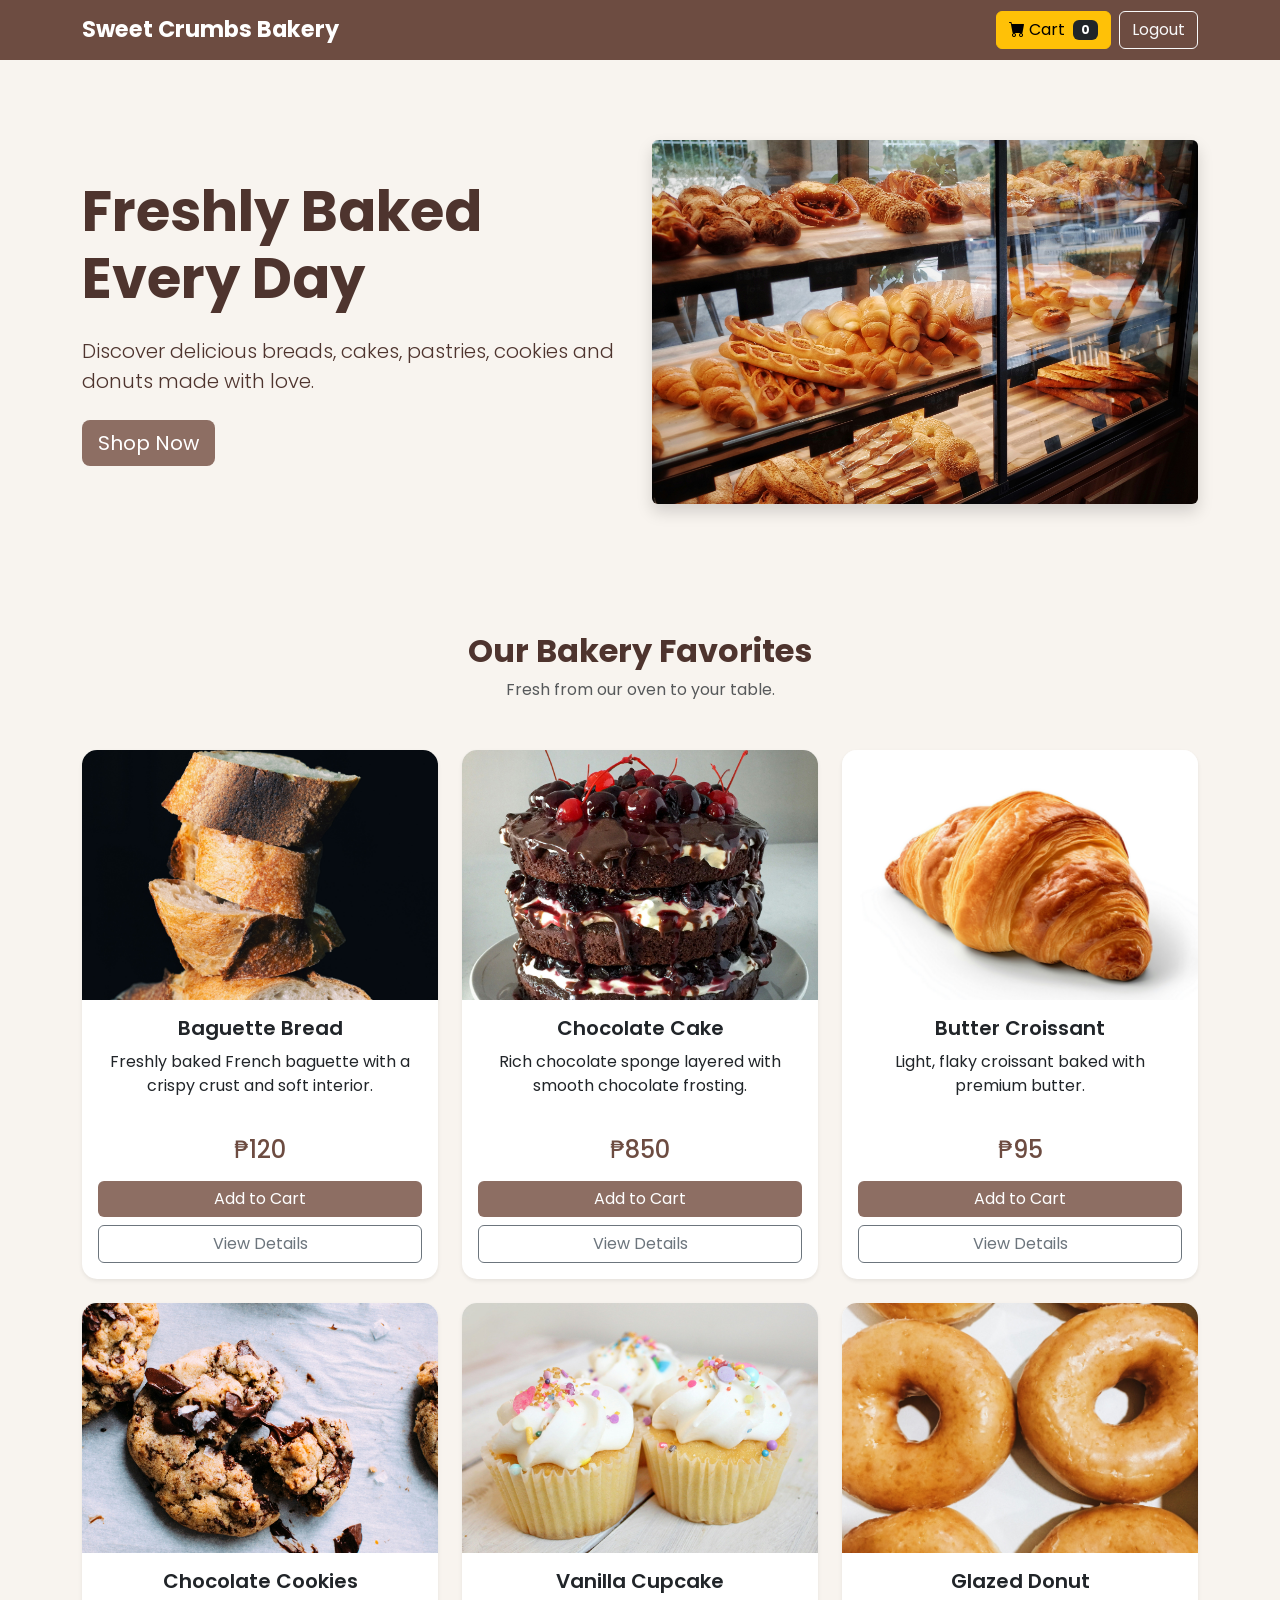
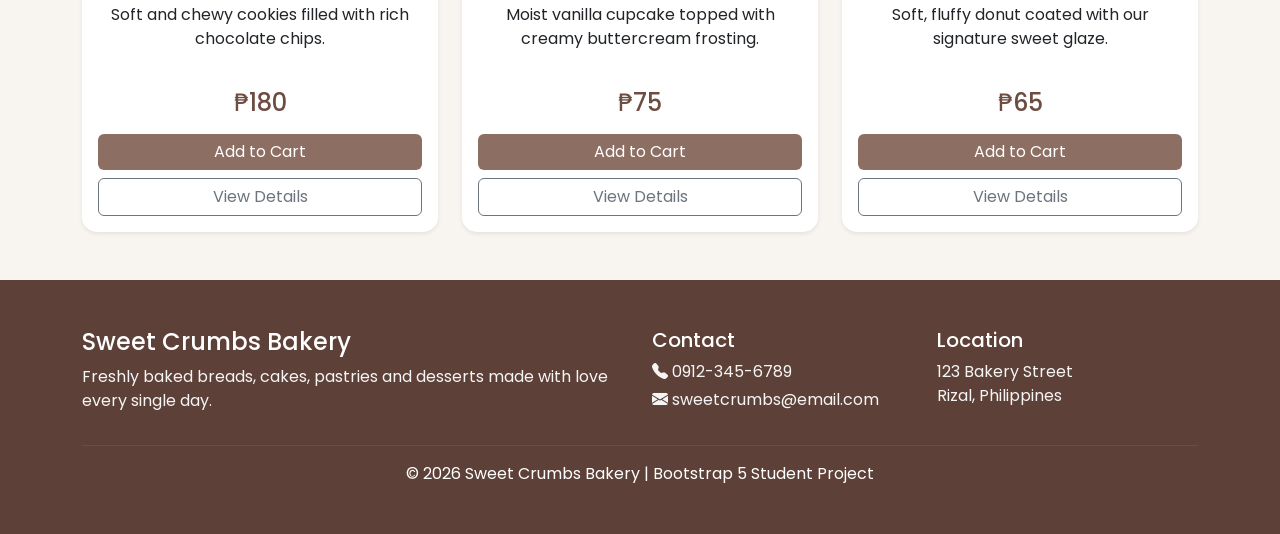
<file: index.html>
<!DOCTYPE html>
<html lang="en">

<head>

    <meta charset="UTF-8">

    <meta name="viewport" content="width=device-width, initial-scale=1.0">

    <title>Sweet Crumbs Bakery</title>

    <!-- Bootstrap 5 -->
    <link href="https://cdn.jsdelivr.net/npm/bootstrap@5.3.3/dist/css/bootstrap.min.css" rel="stylesheet">

    <!-- Bootstrap Icons -->
    <link rel="stylesheet"
        href="https://cdn.jsdelivr.net/npm/bootstrap-icons@1.11.3/font/bootstrap-icons.min.css">

    <!-- Custom CSS -->
    <link rel="stylesheet" href="css/style.css">

</head>

<body>

    <!-- ===========================
         NAVBAR
    ============================ -->

    <nav class="navbar navbar-expand-lg navbar-dark bakery-nav sticky-top">

        <div class="container">

            <a class="navbar-brand fw-bold" href="#">
                Sweet Crumbs Bakery
            </a>

            <button class="navbar-toggler" type="button" data-bs-toggle="collapse"
                data-bs-target="#navbarNav">

                <span class="navbar-toggler-icon"></span>

            </button>

          <div class="collapse navbar-collapse" id="navbarNav">

    <ul class="navbar-nav ms-auto align-items-center">

        <li class="nav-item">

            <button class="btn btn-warning"
                data-bs-toggle="offcanvas"
                data-bs-target="#cartCanvas">

                <i class="bi bi-cart-fill"></i>

                Cart

                <span class="badge bg-dark ms-1"
                    id="cartCount">0</span>

            </button>

        </li>

        <li class="nav-item ms-lg-2">

            <a href="login.html"
                class="btn btn-outline-light">

                Logout

            </a>

        </li>

    </ul>

</div>
    </nav>

    <!-- ===========================
         HERO
    ============================ -->

    <section class="hero-section">

        <div class="container">

            <div class="row align-items-center">

                <div class="col-lg-6">

                    <h1 class="display-4 fw-bold">

                        Freshly Baked
                        Every Day

                    </h1>

                    <p class="lead my-4">

                        Discover delicious breads, cakes, pastries,
                        cookies and donuts made with love.

                    </p>

                    <a href="#products"
                        class="btn bakery-btn btn-lg">

                        Shop Now

                    </a>

                </div>

                <div class="col-lg-6 text-center">

                    <img src="hero.jpg"
                        class="img-fluid rounded shadow hero-image"
                        alt="Bakery Hero">

                </div>

            </div>

        </div>

    </section>

    <!-- ===========================
         PRODUCTS
    ============================ -->

    <section class="container py-5" id="products">

        <div class="text-center mb-5">

            <h2 class="fw-bold">

                Our Bakery Favorites

            </h2>

            <p class="text-muted">

                Fresh from our oven to your table.

            </p>

        </div>

        <div class="row g-4" id="productContainer">
                        <!-- Product 1 -->
            <div class="col-lg-4 col-md-6 product-item" data-name="Baguette Bread">
                <div class="card product-card shadow-sm">

                    <img src="baguette.jpg" class="card-img-top" alt="Baguette">

                    <div class="card-body">

                        <h5 class="card-title">
                            Baguette Bread
                        </h5>

                        <p class="card-text">
                            Freshly baked French baguette with a crispy crust and soft interior.
                        </p>

                        <h4 class="text-center text-brown mb-3">
                            ₱120
                        </h4>

                        <button class="btn bakery-btn mb-2"
                            onclick="addToCart('Baguette Bread',120)">
                            Add to Cart
                        </button>

                        <button class="btn btn-outline-secondary"
                            data-bs-toggle="modal"
                            data-bs-target="#baguetteModal">
                            View Details
                        </button>

                    </div>
                </div>
            </div>

            <!-- Product 2 -->
            <div class="col-lg-4 col-md-6 product-item" data-name="Chocolate Cake">
                <div class="card product-card shadow-sm">

                    <img src="chocolate-cake.jpg" class="card-img-top" alt="Chocolate Cake">

                    <div class="card-body">

                        <h5 class="card-title">
                            Chocolate Cake
                        </h5>

                        <p class="card-text">
                            Rich chocolate sponge layered with smooth chocolate frosting.
                        </p>

                        <h4 class="text-center text-brown mb-3">
                            ₱850
                        </h4>

                        <button class="btn bakery-btn mb-2"
                            onclick="addToCart('Chocolate Cake',850)">
                            Add to Cart
                        </button>

                        <button class="btn btn-outline-secondary"
                            data-bs-toggle="modal"
                            data-bs-target="#cakeModal">
                            View Details
                        </button>

                    </div>
                </div>
            </div>

            <!-- Product 3 -->
            <div class="col-lg-4 col-md-6 product-item" data-name="Butter Croissant">
                <div class="card product-card shadow-sm">

                    <img src="croissant.jpg" class="card-img-top" alt="Croissant">

                    <div class="card-body">

                        <h5 class="card-title">
                            Butter Croissant
                        </h5>

                        <p class="card-text">
                            Light, flaky croissant baked with premium butter.
                        </p>

                        <h4 class="text-center text-brown mb-3">
                            ₱95
                        </h4>

                        <button class="btn bakery-btn mb-2"
                            onclick="addToCart('Butter Croissant',95)">
                            Add to Cart
                        </button>

                        <button class="btn btn-outline-secondary"
                            data-bs-toggle="modal"
                            data-bs-target="#croissantModal">
                            View Details
                        </button>

                    </div>
                </div>
            </div>

            <!-- Product 4 -->
            <div class="col-lg-4 col-md-6 product-item" data-name="Chocolate Cookies">
                <div class="card product-card shadow-sm">

                    <img src="cookies.jpg" class="card-img-top" alt="Cookies">

                    <div class="card-body">

                        <h5 class="card-title">
                            Chocolate Cookies
                        </h5>

                        <p class="card-text">
                            Soft and chewy cookies filled with rich chocolate chips.
                        </p>

                        <h4 class="text-center text-brown mb-3">
                            ₱180
                        </h4>

                        <button class="btn bakery-btn mb-2"
                            onclick="addToCart('Chocolate Cookies',180)">
                            Add to Cart
                        </button>

                        <button class="btn btn-outline-secondary"
                            data-bs-toggle="modal"
                            data-bs-target="#cookiesModal">
                            View Details
                        </button>

                    </div>
                </div>
            </div>

            <!-- Product 5 -->
            <div class="col-lg-4 col-md-6 product-item" data-name="Vanilla Cupcake">
                <div class="card product-card shadow-sm">

                    <img src="cupcake.jpg" class="card-img-top" alt="Cupcake">

                    <div class="card-body">

                        <h5 class="card-title">
                            Vanilla Cupcake
                        </h5>

                        <p class="card-text">
                            Moist vanilla cupcake topped with creamy buttercream frosting.
                        </p>

                        <h4 class="text-center text-brown mb-3">
                            ₱75
                        </h4>

                        <button class="btn bakery-btn mb-2"
                            onclick="addToCart('Vanilla Cupcake',75)">
                            Add to Cart
                        </button>

                        <button class="btn btn-outline-secondary"
                            data-bs-toggle="modal"
                            data-bs-target="#cupcakeModal">
                            View Details
                        </button>

                    </div>
                </div>
            </div>

            <!-- Product 6 -->
            <div class="col-lg-4 col-md-6 product-item" data-name="Glazed Donut">
                <div class="card product-card shadow-sm">

                    <img src="donut.jpg" class="card-img-top" alt="Donut">

                    <div class="card-body">

                        <h5 class="card-title">
                            Glazed Donut
                        </h5>

                        <p class="card-text">
                            Soft, fluffy donut coated with our signature sweet glaze.
                        </p>

                        <h4 class="text-center text-brown mb-3">
                            ₱65
                        </h4>

                        <button class="btn bakery-btn mb-2"
                            onclick="addToCart('Glazed Donut',65)">
                            Add to Cart
                        </button>

                        <button class="btn btn-outline-secondary"
                            data-bs-toggle="modal"
                            data-bs-target="#donutModal">
                            View Details
                        </button>

                    </div>
                </div>
            </div>

        </div>

    </section>
        <!-- ====================================
         PRODUCT MODALS
    ===================================== -->

    <!-- Baguette Modal -->
    <div class="modal fade" id="baguetteModal" tabindex="-1" aria-hidden="true">
        <div class="modal-dialog modal-lg modal-dialog-centered">
            <div class="modal-content">

                <div class="modal-header">
                    <h5 class="modal-title">Baguette Bread</h5>

                    <button type="button"
                        class="btn-close"
                        data-bs-dismiss="modal">
                    </button>
                </div>

                <div class="modal-body">

                    <img src="baguette.jpg"
                        class="img-fluid rounded mb-3"
                        alt="Baguette">

                    <p>
                        Our authentic French baguette is baked fresh every
                        morning with a crisp golden crust and a soft,
                        airy center. Perfect with butter, soup,
                        sandwiches, or enjoyed on its own.
                    </p>

                    <h4 class="text-brown">
                        ₱120
                    </h4>

                </div>

                <div class="modal-footer">

                    <button class="btn bakery-btn"
                        onclick="addToCart('Baguette Bread',120)">
                        Add to Cart
                    </button>

                </div>

            </div>
        </div>
    </div>

    <!-- Chocolate Cake Modal -->
    <div class="modal fade" id="cakeModal" tabindex="-1" aria-hidden="true">
        <div class="modal-dialog modal-lg modal-dialog-centered">
            <div class="modal-content">

                <div class="modal-header">

                    <h5 class="modal-title">
                        Chocolate Cake
                    </h5>

                    <button class="btn-close"
                        data-bs-dismiss="modal">
                    </button>

                </div>

                <div class="modal-body">

                    <img src="chocolate-cake.jpg"
                        class="img-fluid rounded mb-3"
                        alt="Chocolate Cake">

                    <p>
                        Moist chocolate sponge layered with premium chocolate
                        ganache and finished with rich chocolate frosting.
                        A favorite for birthdays and celebrations.
                    </p>

                    <h4 class="text-brown">
                        ₱850
                    </h4>

                </div>

                <div class="modal-footer">

                    <button class="btn bakery-btn"
                        onclick="addToCart('Chocolate Cake',850)">
                        Add to Cart
                    </button>

                </div>

            </div>
        </div>
    </div>

    <!-- Croissant Modal -->
    <div class="modal fade" id="croissantModal" tabindex="-1" aria-hidden="true">
        <div class="modal-dialog modal-lg modal-dialog-centered">
            <div class="modal-content">

                <div class="modal-header">

                    <h5 class="modal-title">
                        Butter Croissant
                    </h5>

                    <button class="btn-close"
                        data-bs-dismiss="modal">
                    </button>

                </div>

                <div class="modal-body">

                    <img src="croissant.jpg"
                        class="img-fluid rounded mb-3"
                        alt="Croissant">

                    <p>
                        Delicious buttery croissant with flaky layers and a
                        light texture. Best served warm with coffee
                        or hot chocolate.
                    </p>

                    <h4 class="text-brown">
                        ₱95
                    </h4>

                </div>

                <div class="modal-footer">

                    <button class="btn bakery-btn"
                        onclick="addToCart('Butter Croissant',95)">
                        Add to Cart
                    </button>

                </div>

            </div>
        </div>
    </div>

    <!-- Cookies Modal -->
    <div class="modal fade" id="cookiesModal" tabindex="-1" aria-hidden="true">
        <div class="modal-dialog modal-lg modal-dialog-centered">
            <div class="modal-content">

                <div class="modal-header">

                    <h5 class="modal-title">
                        Chocolate Cookies
                    </h5>

                    <button class="btn-close"
                        data-bs-dismiss="modal">
                    </button>

                </div>

                <div class="modal-body">

                    <img src="cookies.jpg"
                        class="img-fluid rounded mb-3"
                        alt="Cookies">

                    <p>
                        Soft baked cookies packed with chocolate chips and
                        baked until perfectly golden.
                        Great as a snack or dessert.
                    </p>

                    <h4 class="text-brown">
                        ₱180
                    </h4>

                </div>

                <div class="modal-footer">

                    <button class="btn bakery-btn"
                        onclick="addToCart('Chocolate Cookies',180)">
                        Add to Cart
                    </button>

                </div>

            </div>
        </div>
    </div>

    <!-- Cupcake Modal -->
    <div class="modal fade" id="cupcakeModal" tabindex="-1" aria-hidden="true">
        <div class="modal-dialog modal-lg modal-dialog-centered">
            <div class="modal-content">

                <div class="modal-header">

                    <h5 class="modal-title">
                        Vanilla Cupcake
                    </h5>

                    <button class="btn-close"
                        data-bs-dismiss="modal">
                    </button>

                </div>

                <div class="modal-body">

                    <img src="cupcake.jpg"
                        class="img-fluid rounded mb-3"
                        alt="Cupcake">

                    <p>
                        A moist vanilla cupcake topped with smooth buttercream
                        frosting and colorful sprinkles. A classic bakery
                        favorite for every occasion.
                    </p>

                    <h4 class="text-brown">
                        ₱75
                    </h4>

                </div>

                <div class="modal-footer">

                    <button class="btn bakery-btn"
                        onclick="addToCart('Vanilla Cupcake',75)">
                        Add to Cart
                    </button>

                </div>

            </div>
        </div>
    </div>

    <!-- Donut Modal -->
    <div class="modal fade" id="donutModal" tabindex="-1" aria-hidden="true">
        <div class="modal-dialog modal-lg modal-dialog-centered">
            <div class="modal-content">

                <div class="modal-header">

                    <h5 class="modal-title">
                        Glazed Donut
                    </h5>

                    <button class="btn-close"
                        data-bs-dismiss="modal">
                    </button>

                </div>

                <div class="modal-body">

                    <img src="donut.jpg"
                        class="img-fluid rounded mb-3"
                        alt="Donut">

                    <p>
                        Freshly fried donut glazed with our signature sweet
                        icing. Soft, fluffy, and perfect with coffee.
                    </p>

                    <h4 class="text-brown">
                        ₱65
                    </h4>

                </div>

                <div class="modal-footer">

                    <button class="btn bakery-btn"
                        onclick="addToCart('Glazed Donut',65)">
                        Add to Cart
                    </button>

                </div>

            </div>
        </div>
    </div>
        <!-- ===========================
         FOOTER
    ============================ -->

    <footer class="footer-section text-white py-5">

        <div class="container">

            <div class="row">

                <div class="col-md-6">

                    <h4>Sweet Crumbs Bakery</h4>

                    <p>
                        Freshly baked breads, cakes, pastries and desserts
                        made with love every single day.
                    </p>

                </div>

                <div class="col-md-3">

                    <h5>Contact</h5>

                    <p class="mb-1">
                        <i class="bi bi-telephone-fill"></i>
                        0912-345-6789
                    </p>

                    <p class="mb-1">
                        <i class="bi bi-envelope-fill"></i>
                        sweetcrumbs@email.com
                    </p>

                </div>

                <div class="col-md-3">

                    <h5>Location</h5>

                    <p>
                        123 Bakery Street<br>
                        Rizal, Philippines
                    </p>

                </div>

            </div>

            <hr>

            <div class="text-center">

                © 2026 Sweet Crumbs Bakery |
                Bootstrap 5 Student Project

            </div>

        </div>

    </footer>

    <!-- ===========================
         SHOPPING CART
    ============================ -->

    <div class="offcanvas offcanvas-end"
        tabindex="-1"
        id="cartCanvas">

        <div class="offcanvas-header">

            <h4>Your Cart</h4>

            <button class="btn-close"
                data-bs-dismiss="offcanvas">
            </button>

        </div>

        <div class="offcanvas-body">

            <div id="cartItems">

                <p class="text-muted">
                    Your cart is empty.
                </p>

            </div>

            <hr>

            <h5>

                Total:
                ₱<span id="cartTotal">0</span>

            </h5>

            <a href="checkout.html"
                class="btn bakery-btn w-100 mt-3">

                Proceed to Checkout

            </a>

        </div>

    </div>

    <!-- Bootstrap -->

    <script src="https://cdn.jsdelivr.net/npm/bootstrap@5.3.3/dist/js/bootstrap.bundle.min.js"></script>

    <script>

        let cart = JSON.parse(localStorage.getItem("cart")) || [];

        function saveCart(){

            localStorage.setItem("cart", JSON.stringify(cart));

            updateCart();

        }

        function addToCart(name, price){

            cart.push({

                name:name,

                price:price

            });

            saveCart();

            alert(name + " added to cart!");

        }

        function removeItem(index){

            cart.splice(index,1);

            saveCart();

        }

        function updateCart(){

            const cartItems = document.getElementById("cartItems");

            const cartTotal = document.getElementById("cartTotal");

            const cartCount = document.getElementById("cartCount");

            cartItems.innerHTML="";

            let total=0;

            if(cart.length===0){

                cartItems.innerHTML="<p class='text-muted'>Your cart is empty.</p>";

            }

            cart.forEach((item,index)=>{

                total+=item.price;

                cartItems.innerHTML +=`

                <div class="d-flex justify-content-between align-items-center border-bottom py-2">

                    <div>

                        <strong>${item.name}</strong><br>

                        ₱${item.price}

                    </div>

                    <button
                        class="btn btn-sm btn-danger"
                        onclick="removeItem(${index})">

                        X

                    </button>

                </div>

                `;

            });

            cartTotal.innerText=total;

            cartCount.innerText=cart.length;

        }

        updateCart();

    </script>

</body>

</html>
</file>
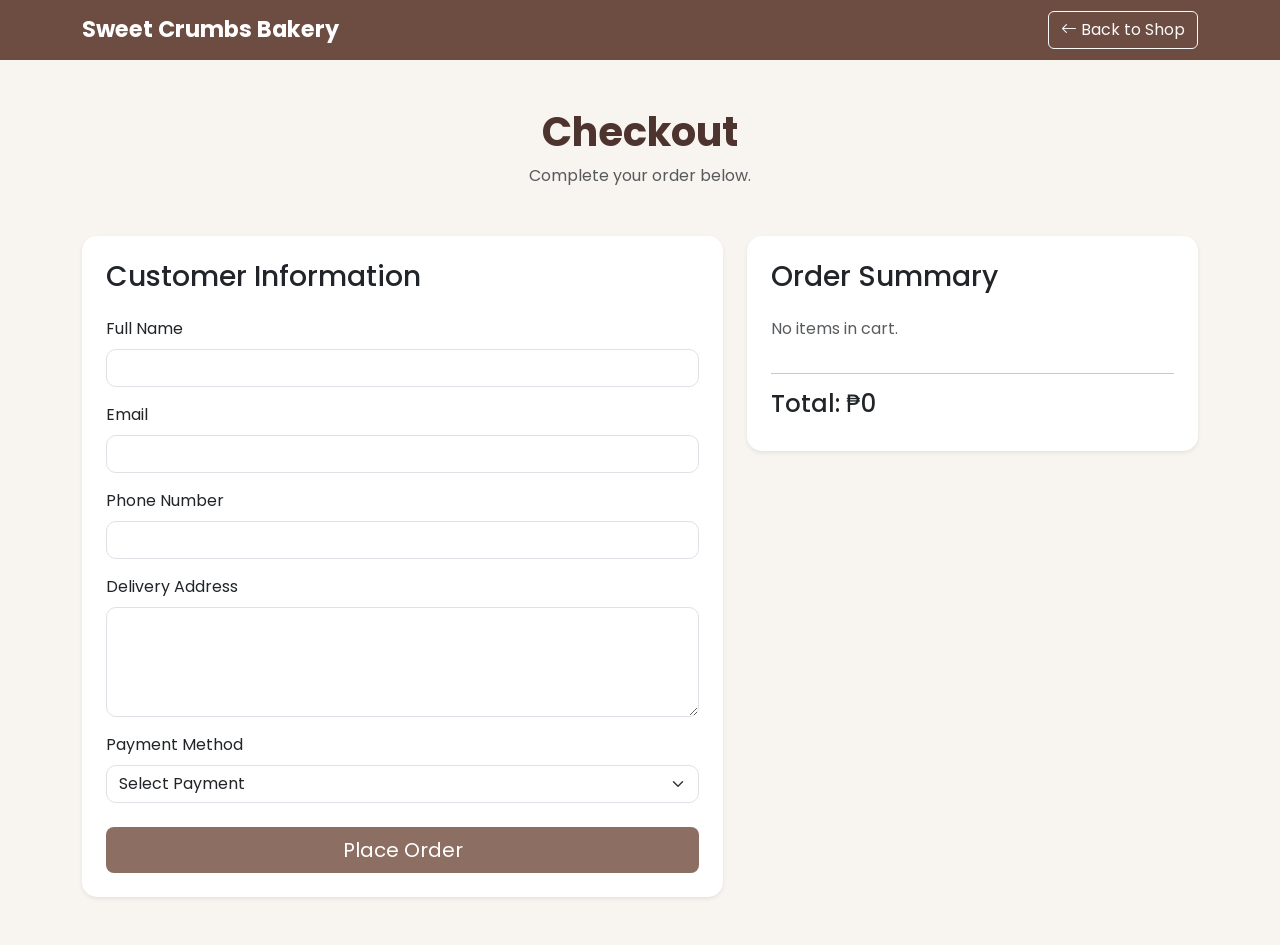
<file: checkout.html>
<!DOCTYPE html>
<html lang="en">

<head>

    <meta charset="UTF-8">

    <meta name="viewport" content="width=device-width, initial-scale=1.0">

    <title>Checkout | Sweet Crumbs Bakery</title>

    <!-- Bootstrap 5 -->
    <link href="https://cdn.jsdelivr.net/npm/bootstrap@5.3.3/dist/css/bootstrap.min.css" rel="stylesheet">

    <!-- Bootstrap Icons -->
    <link rel="stylesheet"
        href="https://cdn.jsdelivr.net/npm/bootstrap-icons@1.11.3/font/bootstrap-icons.min.css">

    <!-- Custom CSS -->
    <link rel="stylesheet" href="css/style.css">

</head>

<body>

    <!-- ===========================
         NAVBAR
    ============================ -->

    <nav class="navbar navbar-expand-lg navbar-dark bakery-nav">

        <div class="container">

            <a class="navbar-brand fw-bold" href="index.html">

                Sweet Crumbs Bakery

            </a>

            <a href="index.html"
                class="btn btn-outline-light">

                <i class="bi bi-arrow-left"></i>

                Back to Shop

            </a>

        </div>

    </nav>

    <!-- ===========================
         CHECKOUT
    ============================ -->

    <section class="container py-5">

        <div class="text-center mb-5">

            <h1 class="fw-bold">

                Checkout

            </h1>

            <p class="text-muted">

                Complete your order below.

            </p>

        </div>

        <div class="row g-4">

            <!-- Customer Form -->

            <div class="col-lg-7">

                <div class="card shadow-sm border-0">

                    <div class="card-body p-4">

                        <h3 class="mb-4">

                            Customer Information

                        </h3>

                        <form id="checkoutForm">

                            <div class="mb-3">

                                <label class="form-label">

                                    Full Name

                                </label>

                                <input
                                    type="text"
                                    class="form-control"
                                    required>

                            </div>

                            <div class="mb-3">

                                <label class="form-label">

                                    Email

                                </label>

                                <input
                                    type="email"
                                    class="form-control"
                                    required>

                            </div>

                            <div class="mb-3">

                                <label class="form-label">

                                    Phone Number

                                </label>

                                <input
                                    type="tel"
                                    class="form-control"
                                    required>

                            </div>

                            <div class="mb-3">

                                <label class="form-label">

                                    Delivery Address

                                </label>

                                <textarea
                                    class="form-control"
                                    rows="4"
                                    required></textarea>

                            </div>

                            <div class="mb-4">

                                <label class="form-label">

                                    Payment Method

                                </label>

                                <select
                                    class="form-select"
                                    required>

                                    <option value="">
                                        Select Payment
                                    </option>

                                    <option>
                                        Cash on Delivery
                                    </option>

                                    <option>
                                        GCash
                                    </option>

                                    <option>
                                        Credit/Debit Card
                                    </option>

                                </select>

                            </div>

                            <button
                                class="btn bakery-btn btn-lg w-100"
                                type="submit">

                                Place Order

                            </button>

                        </form>

                    </div>

                </div>

            </div>

            <!-- Order Summary -->

            <div class="col-lg-5">

                <div class="card shadow-sm border-0">

                    <div class="card-body p-4">

                        <h3 class="mb-4">

                            Order Summary

                        </h3>

                        <div id="orderItems">

                        </div>

                        <hr>

                        <h4>

                            Total:
                            ₱<span id="orderTotal">0</span>

                        </h4>

                    </div>

                </div>

            </div>

        </div>

    </section>

    <!-- ===========================
         SUCCESS MODAL
    ============================ -->

    <div class="modal fade"
        id="successModal"
        tabindex="-1">

        <div class="modal-dialog modal-dialog-centered">

            <div class="modal-content">

                <div class="modal-header">

                    <h4 class="modal-title">

                        Order Successful!

                    </h4>

                </div>

                <div class="modal-body text-center">

                    <i class="bi bi-check-circle-fill text-success"
                        style="font-size:80px;"></i>

                    <h4 class="mt-3">

                        Thank You!

                    </h4>

                    <p>

                        Your bakery order has been placed successfully.

                    </p>

                </div>

                <div class="modal-footer">

                    <a href="index.html"
                        class="btn bakery-btn">

                        Continue Shopping

                    </a>

                </div>

            </div>

        </div>

    </div>

    <!-- Bootstrap -->

    <script src="https://cdn.jsdelivr.net/npm/bootstrap@5.3.3/dist/js/bootstrap.bundle.min.js"></script>

    <script>

        let cart = JSON.parse(localStorage.getItem("cart")) || [];

        const orderItems = document.getElementById("orderItems");

        const orderTotal = document.getElementById("orderTotal");

        function loadOrder(){

            orderItems.innerHTML="";

            let total=0;

            if(cart.length===0){

                orderItems.innerHTML=

                "<p class='text-muted'>No items in cart.</p>";

            }

            cart.forEach(item=>{

                total+=item.price;

                orderItems.innerHTML+=`

                <div class="d-flex justify-content-between border-bottom py-2">

                    <span>${item.name}</span>

                    <span>₱${item.price}</span>

                </div>

                `;

            });

            orderTotal.innerText=total;

        }

        loadOrder();

        document.getElementById("checkoutForm")

        .addEventListener("submit",function(e){

            e.preventDefault();

            if(cart.length===0){

                alert("Your cart is empty.");

                return;

            }

            localStorage.removeItem("cart");

            cart=[];

            loadOrder();

            let modal=new bootstrap.Modal(

                document.getElementById("successModal")

            );

            modal.show();

        });

    </script>

</body>

</html>
</file>
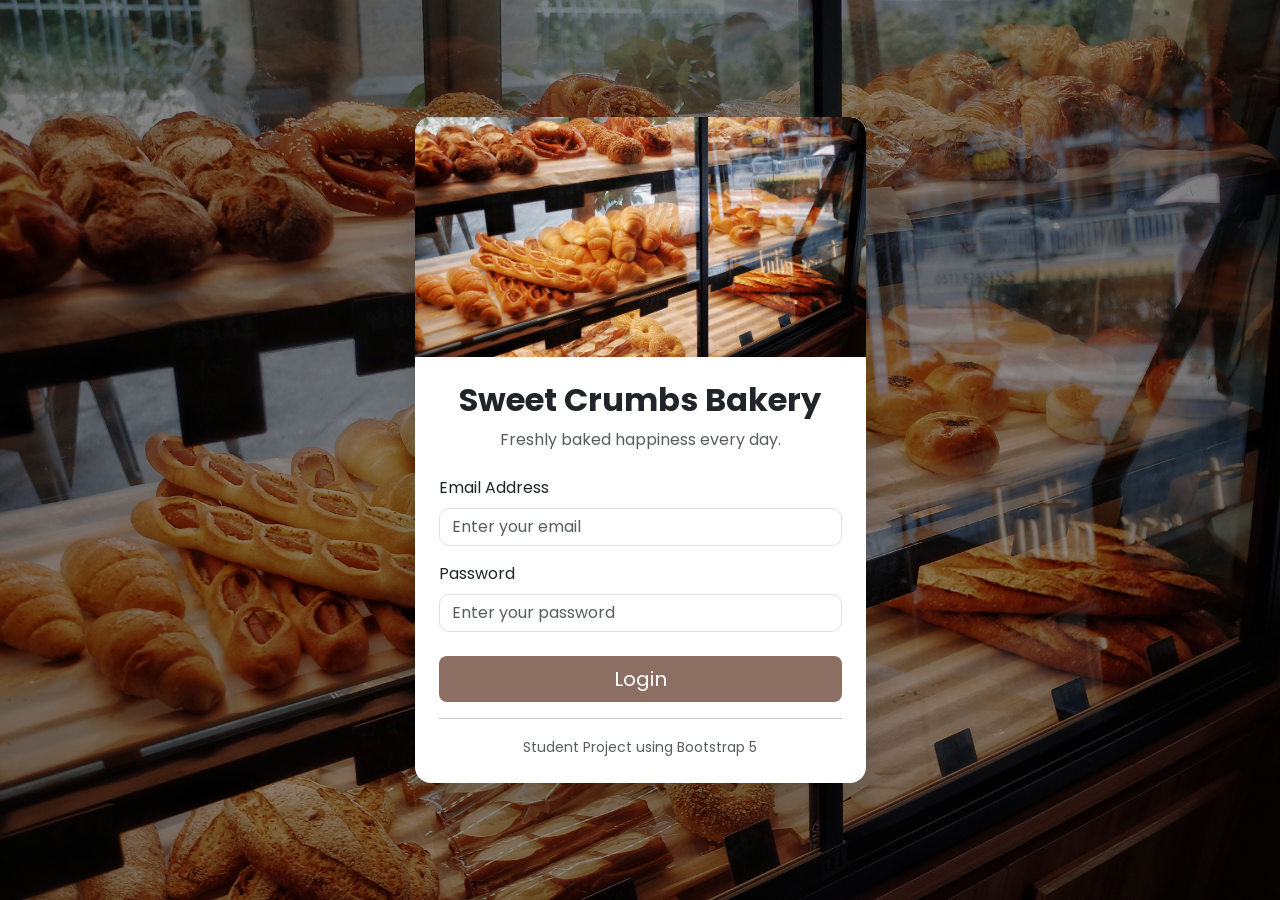
<file: login.html>
<!DOCTYPE html>
<html lang="en">
<head>
    <meta charset="UTF-8">
    <meta name="viewport" content="width=device-width, initial-scale=1.0">
    <title>Sweet Crumbs Bakery | Login</title>

    <!-- Bootstrap 5 -->
    <link href="https://cdn.jsdelivr.net/npm/bootstrap@5.3.3/dist/css/bootstrap.min.css" rel="stylesheet">

    <!-- Custom CSS -->
    <link rel="stylesheet" href="css/style.css">
</head>

<body class="login-page">

    <!-- Login Section -->
    <section class="min-vh-100 d-flex align-items-center justify-content-center">

        <div class="container">

            <div class="row justify-content-center">

                <div class="col-lg-5 col-md-7">

                    <div class="card shadow-lg border-0 rounded-4 login-card">

                        <!-- Hero Image -->
                        <img src="hero.jpg"
                             class="card-img-top rounded-top-4"
                             alt="Bakery">

                        <div class="card-body p-4">

                            <h2 class="text-center fw-bold mb-2">
                                Sweet Crumbs Bakery
                            </h2>

                            <p class="text-center text-muted mb-4">
                                Freshly baked happiness every day.
                            </p>

                            <form id="loginForm">

                                <div class="mb-3">

                                    <label class="form-label">
                                        Email Address
                                    </label>

                                    <input
                                        type="email"
                                        class="form-control"
                                        id="email"
                                        placeholder="Enter your email"
                                        required>

                                </div>

                                <div class="mb-4">

                                    <label class="form-label">
                                        Password
                                    </label>

                                    <input
                                        type="password"
                                        class="form-control"
                                        id="password"
                                        placeholder="Enter your password"
                                        required>

                                </div>

                                <button
                                    type="submit"
                                    class="btn btn-lg w-100 bakery-btn">

                                    Login

                                </button>

                            </form>

                            <hr>

                            <div class="text-center">

                                <small class="text-muted">
                                    Student Project using Bootstrap 5
                                </small>

                            </div>

                        </div>

                    </div>

                </div>

            </div>

        </div>

    </section>

    <!-- Bootstrap JS -->
    <script src="https://cdn.jsdelivr.net/npm/bootstrap@5.3.3/dist/js/bootstrap.bundle.min.js"></script>

    <!-- Simple Login -->
    <script>

        document.getElementById("loginForm").addEventListener("submit", function(e){

            e.preventDefault();

            const email = document.getElementById("email").value.trim();
            const password = document.getElementById("password").value.trim();

            if(email !== "" && password !== ""){

                localStorage.setItem("bakeryUser", email);

                window.location.href = "index.html";

            }else{

                alert("Please enter your email and password.");

            }

        });

    </script>

</body>
</html>
</file>
<file: css/style.css>
/* ====================================
   GOOGLE FONT
==================================== */

@import url('https://fonts.googleapis.com/css2?family=Poppins:wght@300;400;500;600;700&display=swap');

/* ====================================
   GENERAL
==================================== */

*{
    margin:0;
    padding:0;
    box-sizing:border-box;
}

body{
    font-family:'Poppins',sans-serif;
    background:#f8f4ef;
    color:#4e342e;
}

/* ====================================
   LOGIN PAGE
==================================== */

.login-page{
    background:linear-gradient(rgba(0,0,0,.45),rgba(0,0,0,.45)),
    url("../hero.jpg") center/cover no-repeat;
}

.login-card{
    overflow:hidden;
}

.login-card img{
    height:240px;
    object-fit:cover;
}

/* ====================================
   NAVBAR
==================================== */

.bakery-nav{
    background:#6d4c41;
}

.navbar-brand{
    font-weight:700;
    font-size:1.4rem;
}

.nav-link{
    color:#fff !important;
    transition:.3s;
}

.nav-link:hover{
    color:#ffe0b2 !important;
}

/* ====================================
   BUTTONS
==================================== */

.bakery-btn{
    background:#8d6e63;
    color:#fff;
    border:none;
    transition:.3s;
}

.bakery-btn:hover{
    background:#5d4037;
    color:#fff;
}

.btn-outline-light:hover{
    color:#5d4037;
}

/* ====================================
   HERO
==================================== */

.hero-section{
    padding:80px 0;
}

.hero-image{
    max-height:420px;
    width:100%;
    object-fit:cover;
}

/* ====================================
   PRODUCT CARDS
==================================== */

.product-card{
    border:none;
    border-radius:15px;
    overflow:hidden;
    transition:.3s;
    height:100%;
    min-height:520px;
}

.product-card:hover{
    transform:translateY(-8px);
    box-shadow:0 15px 25px rgba(0,0,0,.20);
}

.product-card img{
    width:100%;
    height:250px;
    object-fit:cover;
    object-position:center;
}

.card-body{
    display:flex;
    flex-direction:column;
}

.card-title{
    font-weight:600;
    text-align:center;
    margin-bottom:10px;
}

.card-text{
    flex-grow:1;
    text-align:center;
    min-height:70px;
}

.card-body .btn{
    width:100%;
}

.text-brown{
    color:#6d4c41;
}

/* ====================================
   MODALS
==================================== */

.modal-content{
    border-radius:15px;
}

.modal-body img{
    width:100%;
    max-height:320px;
    object-fit:cover;
    border-radius:10px;
}

/* ====================================
   FOOTER
==================================== */

.footer-section{
    background:#5d4037;
}

.footer-section h4,
.footer-section h5{
    color:#fff;
}

.footer-section p{
    color:#f5f5f5;
}

.footer-section hr{
    border-color:rgba(255,255,255,.3);
}

/* ====================================
   OFFCANVAS CART
==================================== */

.offcanvas-header{
    background:#6d4c41;
    color:#fff;
}

.offcanvas-body{
    background:#fffaf5;
}

.offcanvas .btn-danger{
    padding:4px 10px;
}

/* ====================================
   CHECKOUT
==================================== */

.card{
    border-radius:15px;
}

.form-control,
.form-select{
    border-radius:10px;
}

.form-control:focus,
.form-select:focus{
    border-color:#8d6e63;
    box-shadow:0 0 0 .2rem rgba(141,110,99,.25);
}

/* ====================================
   BADGE
==================================== */

.badge{
    font-size:.75rem;
}

/* ====================================
   RESPONSIVE
==================================== */

@media (max-width:991px){

    .hero-section{
        text-align:center;
        padding:50px 0;
    }

    .hero-image{
        margin-top:30px;
    }

    .navbar .w-50{
        width:100% !important;
    }

}

@media (max-width:768px){

    .product-card{
        min-height:auto;
    }

    .hero-section h1{
        font-size:2.2rem;
    }

    .footer-section{
        text-align:center;
    }

}

@media (max-width:576px){

    .hero-section{
        padding:40px 0;
    }

    .hero-section h1{
        font-size:1.8rem;
    }

    .hero-image{
        max-height:280px;
    }

}
</file>
